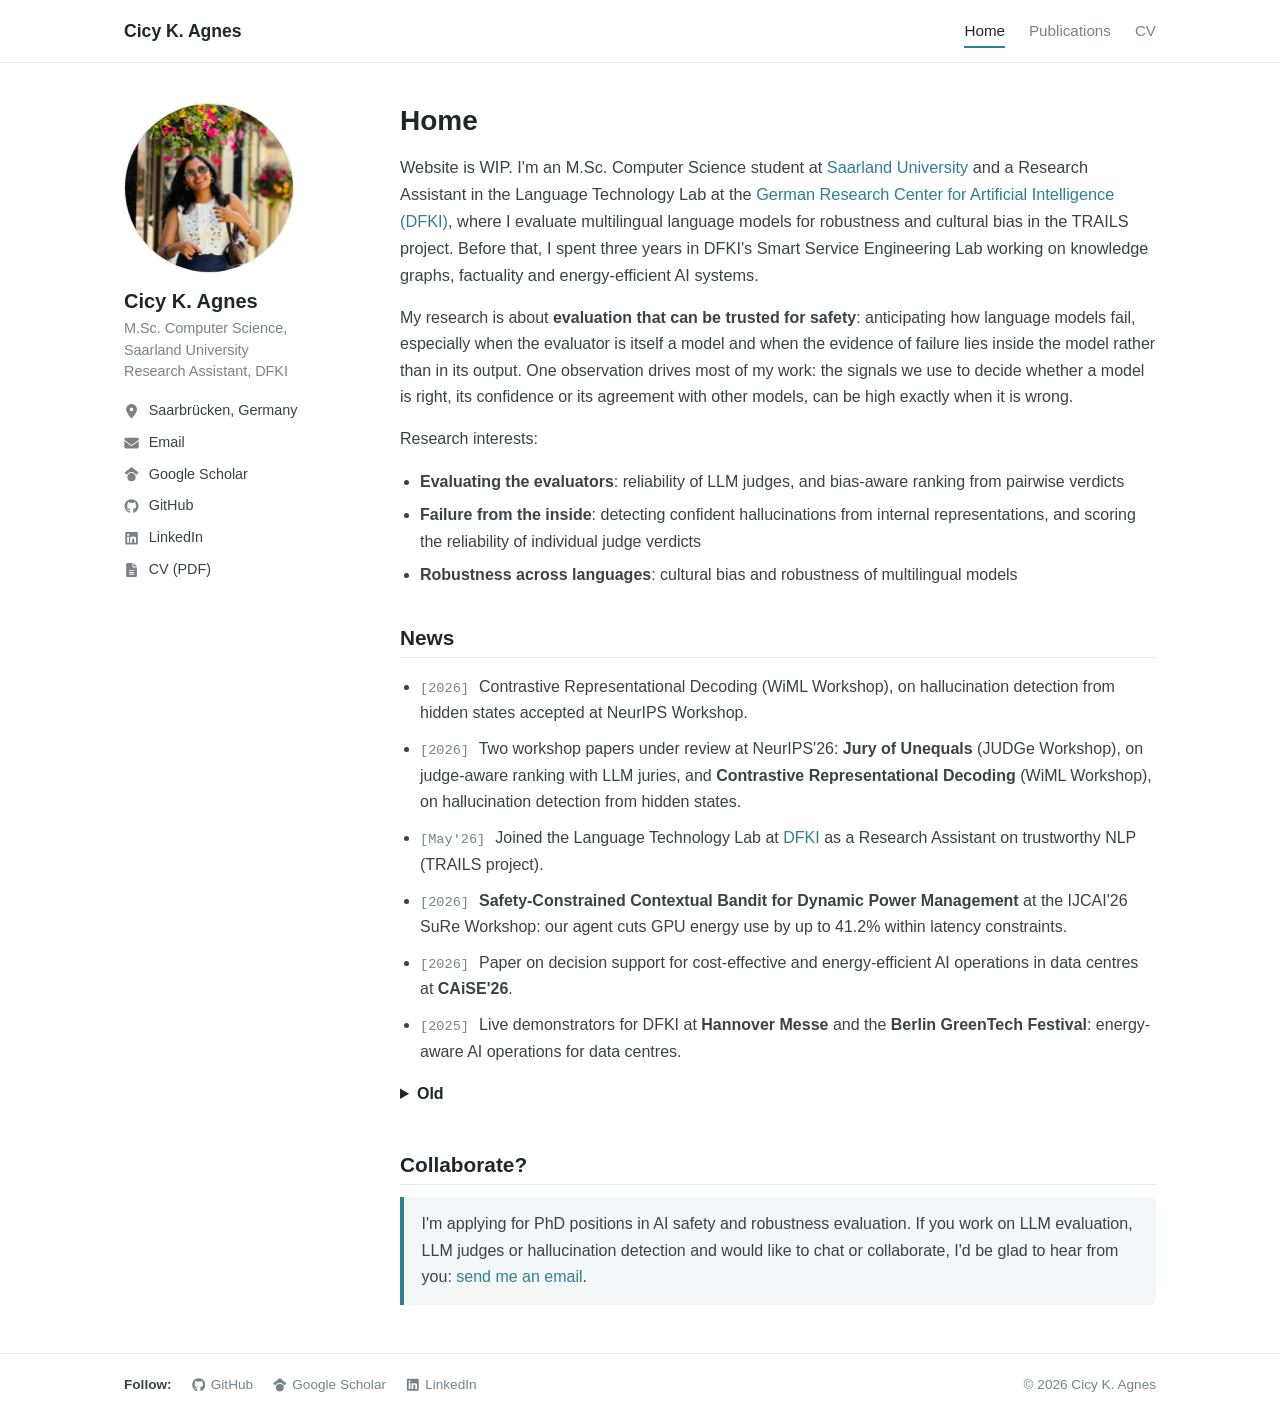
<file: index.html>
<!doctype html>
<html lang="en">
<head>
  <meta charset="utf-8">
  <meta name="viewport" content="width=device-width, initial-scale=1">
  <title>Cicy K. Agnes</title>
  <meta name="description" content="Cicy K. Agnes: M.Sc. Computer Science student at Saarland University and Research Assistant at DFKI, working on safety and robustness evaluation of language models, LLM-as-a-judge and hallucination detection.">
  <meta name="author" content="Cicy K. Agnes">
  <meta property="og:title" content="Cicy K. Agnes">
  <meta property="og:description" content="Cicy K. Agnes: M.Sc. Computer Science student at Saarland University and Research Assistant at DFKI, working on safety and robustness evaluation of language models, LLM-as-a-judge and hallucination detection.">
  <meta property="og:type" content="website">
  <link rel="icon" href="data:image/svg+xml,%3Csvg xmlns='http://www.w3.org/2000/svg' viewBox='0 0 64 64'%3E%3Crect width='64' height='64' rx='14' fill='%232f7f93'/%3E%3Ctext x='32' y='42' font-family='Arial,sans-serif' font-size='28' font-weight='700' text-anchor='middle' fill='white'%3ECA%3C/text%3E%3C/svg%3E">
  <link rel="stylesheet" href="assets/css/style.css">
</head>
<body>

  <!-- Icons: Font Awesome Free 6.5.2 by @fontawesome - https://fontawesome.com
       License - https://fontawesome.com/license/free (Icons: CC BY 4.0) -->
  <svg xmlns="http://www.w3.org/2000/svg" style="display:none">
    <symbol id="i-github" viewBox="0 0 496 512"><path d="M165.9 397.4c0 2-2.3 3.6-5.2 3.6-3.3.3-5.6-1.3-5.6-3.6 0-2 2.3-3.6 5.2-3.6 3-.3 5.6 1.3 5.6 3.6zm-31.1-4.5c-.7 2 1.3 4.3 4.3 4.9 2.6 1 5.6 0 6.2-2s-1.3-4.3-4.3-5.2c-2.6-.7-5.5.3-6.2 2.3zm44.2-1.7c-2.9.7-4.9 2.6-4.6 4.9.3 2 2.9 3.3 5.9 2.6 2.9-.7 4.9-2.6 4.6-4.6-.3-1.9-3-3.2-5.9-2.9zM244.8 8C106.1 8 0 113.3 0 252c0 110.9 69.8 205.8 169.5 239.2 12.8 2.3 17.3-5.6 17.3-12.1 0-6.2-.3-40.4-.3-61.4 0 0-70 15-84.7-29.8 0 0-11.4-29.1-27.8-36.6 0 0-22.9-15.7 1.6-15.4 0 0 24.9 2 38.6 25.8 21.9 38.6 58.6 27.5 72.9 20.9 2.3-16 8.8-27.1 16-33.7-55.9-6.2-112.3-14.3-112.3-110.5 0-27.5 7.6-41.3 23.6-58.9-2.6-6.5-11.1-33.3 2.6-67.9 20.9-6.5 69 27 69 27 20-5.6 41.5-8.5 62.8-8.5s42.8 2.9 62.8 8.5c0 0 48.1-33.6 69-27 13.7 34.7 5.2 61.4 2.6 67.9 16 17.7 25.8 31.5 25.8 58.9 0 96.5-58.9 104.2-114.8 110.5 9.2 7.9 17 22.9 17 46.4 0 33.7-.3 75.4-.3 83.6 0 6.5 4.6 14.4 17.3 12.1C428.2 457.8 496 362.9 496 252 496 113.3 383.5 8 244.8 8zM97.2 352.9c-1.3 1-1 3.3.7 5.2 1.6 1.6 3.9 2.3 5.2 1 1.3-1 1-3.3-.7-5.2-1.6-1.6-3.9-2.3-5.2-1zm-10.8-8.1c-.7 1.3.3 2.9 2.3 3.9 1.6 1 3.6.7 4.3-.7.7-1.3-.3-2.9-2.3-3.9-2-.6-3.6-.3-4.3.7zm32.4 35.6c-1.6 1.3-1 4.3 1.3 6.2 2.3 2.3 5.2 2.6 6.5 1 1.3-1.3.7-4.3-1.3-6.2-2.2-2.3-5.2-2.6-6.5-1zm-11.4-14.7c-1.6 1-1.6 3.6 0 5.9 1.6 2.3 4.3 3.3 5.6 2.3 1.6-1.3 1.6-3.9 0-6.2-1.4-2.3-4-3.3-5.6-2z"/></symbol>
    <symbol id="i-linkedin" viewBox="0 0 448 512"><path d="M416 32H31.9C14.3 32 0 46.5 0 64.3v383.4C0 465.5 14.3 480 31.9 480H416c17.6 0 32-14.5 32-32.3V64.3c0-17.8-14.4-32.3-32-32.3zM135.4 416H69V202.2h66.5V416zm-33.2-243c-21.3 0-38.5-17.3-38.5-38.5S80.9 96 102.2 96c21.2 0 38.5 17.3 38.5 38.5 0 21.3-17.2 38.5-38.5 38.5zm282.1 243h-66.4V312c0-24.8-.5-56.7-34.5-56.7-34.6 0-39.9 27-39.9 54.9V416h-66.4V202.2h63.7v29.2h.9c8.9-16.8 30.6-34.5 62.9-34.5 67.2 0 79.7 44.3 79.7 101.9V416z"/></symbol>
    <symbol id="i-scholar" viewBox="0 0 512 512"><path d="M390.9 298.5c0 0 0 .1 .1 .1c9.2 19.4 14.4 41.1 14.4 64C405.3 445.1 338.5 512 256 512s-149.3-66.9-149.3-149.3c0-22.9 5.2-44.6 14.4-64h0c1.7-3.6 3.6-7.2 5.6-10.7c4.4-7.6 9.4-14.7 15-21.3c27.4-32.6 68.5-53.3 114.4-53.3c33.6 0 64.6 11.1 89.6 29.9c9.1 6.9 17.4 14.7 24.8 23.5c5.6 6.6 10.6 13.8 15 21.3c2 3.4 3.8 7 5.5 10.5zm26.4-18.8c-30.1-58.4-91-98.4-161.3-98.4s-131.2 40-161.3 98.4L0 202.7 256 0 512 202.7l-94.7 77.1z"/></symbol>
    <symbol id="i-envelope" viewBox="0 0 512 512"><path d="M48 64C21.5 64 0 85.5 0 112c0 15.1 7.1 29.3 19.2 38.4L236.8 313.6c11.4 8.5 27 8.5 38.4 0L492.8 150.4c12.1-9.1 19.2-23.3 19.2-38.4c0-26.5-21.5-48-48-48H48zM0 176V384c0 35.3 28.7 64 64 64H448c35.3 0 64-28.7 64-64V176L294.4 339.2c-22.8 17.1-54 17.1-76.8 0L0 176z"/></symbol>
    <symbol id="i-location" viewBox="0 0 384 512"><path d="M215.7 499.2C267 435 384 279.4 384 192C384 86 298 0 192 0S0 86 0 192c0 87.4 117 243 168.3 307.2c12.3 15.3 35.1 15.3 47.4 0zM192 128a64 64 0 1 1 0 128 64 64 0 1 1 0-128z"/></symbol>
    <symbol id="i-cv" viewBox="0 0 384 512"><path d="M64 0C28.7 0 0 28.7 0 64V448c0 35.3 28.7 64 64 64H320c35.3 0 64-28.7 64-64V160H256c-17.7 0-32-14.3-32-32V0H64zM256 0V128H384L256 0zM112 256H272c8.8 0 16 7.2 16 16s-7.2 16-16 16H112c-8.8 0-16-7.2-16-16s7.2-16 16-16zm0 64H272c8.8 0 16 7.2 16 16s-7.2 16-16 16H112c-8.8 0-16-7.2-16-16s7.2-16 16-16zm0 64H272c8.8 0 16 7.2 16 16s-7.2 16-16 16H112c-8.8 0-16-7.2-16-16s7.2-16 16-16z"/></symbol>
  </svg>

  <header class="masthead">
    <div class="masthead-inner">
      <a class="site-title" href="index.html">Cicy K. Agnes</a>
      <nav class="site-nav" aria-label="Main">
      <a href="index.html" aria-current="page">Home</a>
      <a href="publications.html">Publications</a>
      <a href="files/CV.pdf">CV</a>
      </nav>
    </div>
  </header>

  <div class="page">
    <aside class="sidebar">
      
      <img class="avatar" src="images/IMG_2070.jpg" onerror="this.onerror=null;this.src='images/profile.svg'" alt="Photo of Cicy K. Agnes">
      <h2 class="author-name">Cicy K. Agnes</h2>
      <p class="author-bio">M.Sc. Computer Science, Saarland University<br>Research Assistant, DFKI</p>
      <ul class="author-links">
        <li><svg class="icon" aria-hidden="true"><use href="#i-location"/></svg><span>Saarbr&uuml;cken, Germany</span></li>
        <li><svg class="icon" aria-hidden="true"><use href="#i-envelope"/></svg><a href="mailto:cicyagnes@gmail.com">Email</a></li>
        <li><svg class="icon" aria-hidden="true"><use href="#i-scholar"/></svg><a href="https://scholar.google.com/citations?user=YOUR-SCHOLAR-ID">Google Scholar</a></li>
        <li><svg class="icon" aria-hidden="true"><use href="#i-github"/></svg><a href="https://github.com/YOUR-GITHUB-USERNAME">GitHub</a></li>
        <li><svg class="icon" aria-hidden="true"><use href="#i-linkedin"/></svg><a href="https://www.linkedin.com/in/cicykagnes">LinkedIn</a></li>
        <li><svg class="icon" aria-hidden="true"><use href="#i-cv"/></svg><a href="files/CV.pdf">CV (PDF)</a></li>
      </ul>
    </aside>

    <main class="content">
      <h1>Home</h1>
       
      <p class="lead">   Website is WIP. I'm an M.Sc. Computer Science student at <a href="https://www.uni-saarland.de/">Saarland University</a>
      and a Research Assistant in the Language Technology Lab at the
      <a href="https://www.dfki.de/">German Research Center for Artificial Intelligence (DFKI)</a>, where I evaluate
      multilingual language models for robustness and cultural bias in the TRAILS project. Before that, I spent three years
      in DFKI's Smart Service Engineering Lab working on knowledge graphs, factuality and energy-efficient AI systems.</p>

      <p>My research is about <b>evaluation that can be trusted for safety</b>: anticipating how language models fail,
      especially when the evaluator is itself a model and when the evidence of failure lies inside the model rather than in
      its output. One observation drives most of my work: the signals we use to decide whether a model is right, its
      confidence or its agreement with other models, can be high exactly when it is wrong.</p>

      <p>Research interests:</p>
      <ul>
        <li><b>Evaluating the evaluators</b>: reliability of LLM judges,
          and bias-aware ranking from pairwise verdicts</li>
        <li><b>Failure from the inside</b>: detecting confident hallucinations from internal representations, and scoring
          the reliability of individual judge verdicts</li>

        <li><b>Robustness across languages</b>: cultural bias and robustness of multilingual models</li>
      </ul>

      <h2>News</h2>
      <!-- Add new items at the top. Format: <li><span class="date">[Mon'YY]</span> text</li> -->
      <ul class="news">
        <li><span class="date">[2026]</span> Contrastive Representational Decoding</b> (WiML Workshop), on hallucination detection from hidden states accepted at NeurIPS Workshop.</li>
        
        <li><span class="date">[2026]</span> Two workshop papers under review at NeurIPS'26:
          <b>Jury of Unequals</b> (JUDGe Workshop), on judge-aware ranking with LLM juries, and
          <b>Contrastive Representational Decoding</b> (WiML Workshop), on hallucination detection from hidden states.</li>
        <li><span class="date">[May'26]</span> Joined the Language Technology Lab at
          <a href="https://www.dfki.de/">DFKI</a> as a Research Assistant on trustworthy NLP (TRAILS project).</li>
        <li><span class="date">[2026]</span> <b>Safety-Constrained Contextual Bandit for Dynamic Power Management</b>
          at the IJCAI'26 SuRe Workshop: our agent cuts GPU energy use by up to 41.2% within latency constraints.</li>
        <li><span class="date">[2026]</span> Paper on decision support for cost-effective and energy-efficient AI operations
          in data centres at <b>CAiSE'26</b>.</li>
        <li><span class="date">[2025]</span> Live demonstrators for DFKI at <b>Hannover Messe</b> and the
          <b>Berlin GreenTech Festival</b>: energy-aware AI operations for data centres.</li>
      </ul>

      <details class="older">
        <summary>Old</summary>
        <ul class="news">
          <li><span class="date">[2025]</span> Paper on artificial mental models for personalised rehabilitation medicine
            in <i>Bundesgesundheitsblatt</i>.</li>
          <li><span class="date">[Jun'24]</span> Started as a Junior Researcher in DFKI's Smart Service Engineering Lab.</li>
          <li><span class="date">[2024]</span> <b>Semantic Priming via Knowledge Graphs</b> at ICIS'24, and plan generation
            from unstructured documents at ECIS'24.</li>
          <li><span class="date">[2024]</span> <b>From Stateless to Adaptive</b> at the NeurIPS'24 WiML Workshop.</li>
          <li><span class="date">[2023]</span> <b>SNOOP</b>, on the faithfulness of summaries of genetic variants, at the
            AAAI Summer Symposium.</li>
          <li><span class="date">[May'23]</span> Started my M.Sc. in Computer Science at Saarland University.</li>
          <li><span class="date">[2022]</span> Completed my B.Tech. in Computer Science Engineering at Cochin University of Science and Technology.</li>
        </ul>
      </details>
      
      
      <h2>Collaborate?</h2>
      <div class="callout">
        <p>I'm applying for PhD positions in AI safety and robustness evaluation. If you work on LLM evaluation, LLM judges
        or hallucination detection and would like to chat or collaborate, I'd be glad to hear from you:
        <a href="mailto:cicyagnes@gmail.com">send me an email</a>.</p>
      </div>
    </main>
  </div>

  <footer class="site-footer">
    <div class="footer-inner">
      <span class="follow">Follow:</span>
      <a href="https://github.com/cicykagnes"><svg class="icon" aria-hidden="true"><use href="#i-github"/></svg> GitHub</a>
      <a href="https://scholar.google.com/citations?user=DtPg64kAAAAJ&hl=en"><svg class="icon" aria-hidden="true"><use href="#i-scholar"/></svg> Google Scholar</a>
      <a href="https://www.linkedin.com/in/cicykagnes"><svg class="icon" aria-hidden="true"><use href="#i-linkedin"/></svg> LinkedIn</a>
      <span class="copy">&copy; 2026 Cicy K. Agnes</span>
    </div>
  </footer>

</body>
</html>
</file>
<file: assets/css/style.css>
/* ==========================================================================
   Personal academic site — Cicy K. Agnes
   Layout inspired by the AcademicPages / Minimal Mistakes look:
   top masthead, sticky author sidebar on the left, content on the right.
   ========================================================================== */

:root {
  --bg: #ffffff;
  --text: #3d4144;
  --muted: #7a8288;
  --heading: #222629;
  --border: #e6e8e9;
  --link: #2f7f93;
  --link-hover: #1e5a69;
  --accent-bg: #f4f7f8;
  --badge-bg: #eaf3f5;
  --badge-text: #24687a;
  --highlight: #b3261e;
  --code-bg: #f7f8f9;

  --font: -apple-system, BlinkMacSystemFont, "Segoe UI", Roboto, "Helvetica Neue", Arial, sans-serif;
  --mono: ui-monospace, SFMono-Regular, Menlo, Consolas, "Liberation Mono", monospace;

  --page-width: 1080px;
  --sidebar-width: 220px;
}

@media (prefers-color-scheme: dark) {
  :root {
    --bg: #16191c;
    --text: #d3d7da;
    --muted: #9aa2a8;
    --heading: #f0f2f3;
    --border: #2b3035;
    --link: #6cc3d8;
    --link-hover: #9ad8e7;
    --accent-bg: #1d2125;
    --badge-bg: #1f3238;
    --badge-text: #8fd3e3;
    --highlight: #ff8a80;
    --code-bg: #1d2125;
  }
}

/* ---------- Base ---------- */

*, *::before, *::after { box-sizing: border-box; }

html { font-size: 16px; -webkit-text-size-adjust: 100%; }

body {
  margin: 0;
  background: var(--bg);
  color: var(--text);
  font-family: var(--font);
  line-height: 1.65;
}

a { color: var(--link); text-decoration: none; }
a:hover { color: var(--link-hover); text-decoration: underline; }

h1, h2, h3 { color: var(--heading); line-height: 1.25; }

h1 {
  font-size: 1.75rem;
  margin: 0 0 1rem;
}

h2 {
  font-size: 1.3rem;
  margin: 2.25rem 0 0.75rem;
  padding-bottom: 0.4rem;
  border-bottom: 1px solid var(--border);
}

ul { padding-left: 1.25rem; }
li { margin-bottom: 0.45rem; }

.icon {
  width: 1em;
  height: 1em;
  fill: currentColor;
  vertical-align: -0.125em;
  flex-shrink: 0;
}

/* ---------- Masthead ---------- */

.masthead {
  border-bottom: 1px solid var(--border);
  background: var(--bg);
}

.masthead-inner {
  max-width: var(--page-width);
  margin: 0 auto;
  padding: 0.9rem 1.5rem;
  display: flex;
  align-items: center;
  justify-content: space-between;
  gap: 1rem;
  flex-wrap: wrap;
}

.site-title {
  font-weight: 700;
  font-size: 1.1rem;
  color: var(--heading);
}
.site-title:hover { color: var(--heading); text-decoration: none; }

.site-nav { display: flex; gap: 1.5rem; }

.site-nav a {
  color: var(--muted);
  font-size: 0.95rem;
  padding: 0.2rem 0;
  border-bottom: 2px solid transparent;
}
.site-nav a:hover { color: var(--heading); text-decoration: none; }
.site-nav a[aria-current="page"] {
  color: var(--heading);
  border-bottom-color: var(--link);
}

/* ---------- Page layout ---------- */

.page {
  max-width: var(--page-width);
  margin: 0 auto;
  padding: 2.5rem 1.5rem 3rem;
  display: grid;
  grid-template-columns: var(--sidebar-width) minmax(0, 1fr);
  gap: 3.5rem;
}

/* ---------- Sidebar ---------- */

.sidebar {
  position: sticky;
  top: 2rem;
  align-self: start;
}

.avatar {
  width: 170px;
  height: 170px;
  border-radius: 50%;
  object-fit: cover;
  border: 1px solid var(--border);
  display: block;
}

.author-name {
  font-size: 1.25rem;
  margin: 1rem 0 0.25rem;
  border: 0;
  padding: 0;
}

.author-bio {
  color: var(--muted);
  font-size: 0.9rem;
  margin: 0 0 1rem;
  line-height: 1.5;
}

.author-links {
  list-style: none;
  padding: 0;
  margin: 0;
  font-size: 0.9rem;
}

.author-links li {
  display: flex;
  align-items: center;
  gap: 0.6rem;
  margin-bottom: 0.5rem;
}

.author-links .icon { width: 1.05em; color: var(--muted); }
.author-links a { color: var(--text); }
.author-links a:hover { color: var(--link); }

/* ---------- Content ---------- */

.content { min-width: 0; }

.content p { margin: 0 0 1rem; }

.lead { font-size: 1.02rem; }

.news li { margin-bottom: 0.6rem; }

.date {
  font-family: var(--mono);
  font-size: 0.85em;
  color: var(--muted);
  margin-right: 0.35rem;
  white-space: nowrap;
}

.award { color: var(--highlight); font-weight: 600; }

details.older {
  margin-top: 0.5rem;
}
details.older > summary {
  cursor: pointer;
  font-weight: 600;
  color: var(--heading);
  margin-bottom: 0.5rem;
}

.callout {
  background: var(--accent-bg);
  border-left: 4px solid var(--link);
  padding: 0.9rem 1.1rem;
  border-radius: 0 6px 6px 0;
}
.callout p:last-child { margin-bottom: 0; }

/* ---------- Publications ---------- */

.pub-note {
  color: var(--muted);
  font-size: 0.9rem;
}

.pub-year {
  font-size: 1.05rem;
  color: var(--muted);
  font-weight: 600;
  margin: 2rem 0 0.75rem;
  border: 0;
  padding: 0;
}

.pub {
  padding: 0.9rem 0 1rem;
  border-bottom: 1px solid var(--border);
}
.pub:last-of-type { border-bottom: 0; }

.pub-title {
  font-weight: 600;
  color: var(--heading);
  margin-bottom: 0.15rem;
}

.pub-authors { font-size: 0.93rem; }
.pub-authors .me { font-weight: 700; color: var(--heading); }

.pub-venue {
  font-size: 0.9rem;
  color: var(--muted);
  font-style: italic;
  margin-top: 0.1rem;
}

.badge {
  display: inline-block;
  font-style: normal;
  font-size: 0.72rem;
  font-weight: 600;
  letter-spacing: 0.02em;
  padding: 0.05rem 0.45rem;
  border-radius: 4px;
  background: var(--badge-bg);
  color: var(--badge-text);
  margin-right: 0.4rem;
  vertical-align: 0.08em;
}

.pub-tldr {
  font-size: 0.9rem;
  margin: 0.4rem 0 0;
}

.pub-links {
  display: flex;
  flex-wrap: wrap;
  gap: 0.4rem;
  margin-top: 0.5rem;
  align-items: flex-start;
}

.pub-links a,
.pub-links summary {
  font-size: 0.78rem;
  font-weight: 600;
  padding: 0.12rem 0.55rem;
  border: 1px solid var(--border);
  border-radius: 4px;
  color: var(--text);
  cursor: pointer;
  list-style: none;
}
.pub-links summary::-webkit-details-marker { display: none; }
.pub-links a:hover,
.pub-links summary:hover {
  border-color: var(--link);
  color: var(--link);
  text-decoration: none;
}

.pub-links details { flex-basis: 100%; }
.pub-links details:not([open]) { flex-basis: auto; }
.pub-links details summary { display: inline-block; }

.bibtex {
  margin: 0.5rem 0 0;
  padding: 0.75rem 0.9rem;
  background: var(--code-bg);
  border: 1px solid var(--border);
  border-radius: 6px;
  font-family: var(--mono);
  font-size: 0.78rem;
  line-height: 1.5;
  white-space: pre-wrap;
  overflow-wrap: anywhere;
}

/* ---------- Footer ---------- */

.site-footer {
  border-top: 1px solid var(--border);
  color: var(--muted);
  font-size: 0.85rem;
}

.footer-inner {
  max-width: var(--page-width);
  margin: 0 auto;
  padding: 1.25rem 1.5rem 2rem;
  display: flex;
  flex-wrap: wrap;
  gap: 0.5rem 1.25rem;
  align-items: center;
}

.footer-inner .follow { font-weight: 700; color: var(--text); }
.footer-inner a { color: var(--muted); display: inline-flex; align-items: center; gap: 0.35rem; }
.footer-inner a:hover { color: var(--link); }
.footer-inner .copy { margin-left: auto; }

/* ---------- Mobile ---------- */

@media (max-width: 760px) {
  .page {
    grid-template-columns: 1fr;
    gap: 1.75rem;
    padding: 1.5rem 1rem 2.5rem;
  }

  .masthead-inner,
  .footer-inner { padding-left: 1rem; padding-right: 1rem; }

  .sidebar {
    position: static;
    display: grid;
    grid-template-columns: 96px 1fr;
    column-gap: 1rem;
    align-items: center;
    padding-bottom: 1.25rem;
    border-bottom: 1px solid var(--border);
  }

  .avatar { width: 96px; height: 96px; grid-row: span 2; }
  .author-name { margin-top: 0; }
  .author-bio { margin-bottom: 0; }

  .author-links {
    grid-column: 1 / -1;
    display: flex;
    flex-wrap: wrap;
    gap: 0.4rem 1.1rem;
    margin-top: 1rem;
  }
  .author-links li { margin: 0; }

  .footer-inner .copy { margin-left: 0; width: 100%; }
}



/* ---------- Gallery ---------- */

.gallery {
  display: grid;
  grid-template-columns: repeat(auto-fill, minmax(200px, 1fr));
  gap: 1rem;
}
.gallery figure { margin: 0; }
.gallery a { display: block; overflow: hidden; border-radius: 6px; }
.gallery img {
  width: 100%;
  aspect-ratio: 4 / 3;
  object-fit: cover;
  display: block;
  transition: transform 0.25s ease;
}
.gallery a:hover img { transform: scale(1.04); }
.gallery figcaption { font-size: 0.85rem; color: var(--muted); margin-top: 0.4rem; line-height: 1.4; }

#lightbox { border: 0; padding: 0; background: transparent; max-width: 94vw; max-height: 94vh; cursor: zoom-out; }
#lightbox::backdrop { background: rgba(0, 0, 0, 0.85); }
#lightbox img { display: block; max-width: 94vw; max-height: 84vh; margin: 0 auto; border-radius: 6px; }
#lightbox p { color: #fff; text-align: center; font-size: 0.9rem; margin: 0.6rem 0 0; }
</file>
